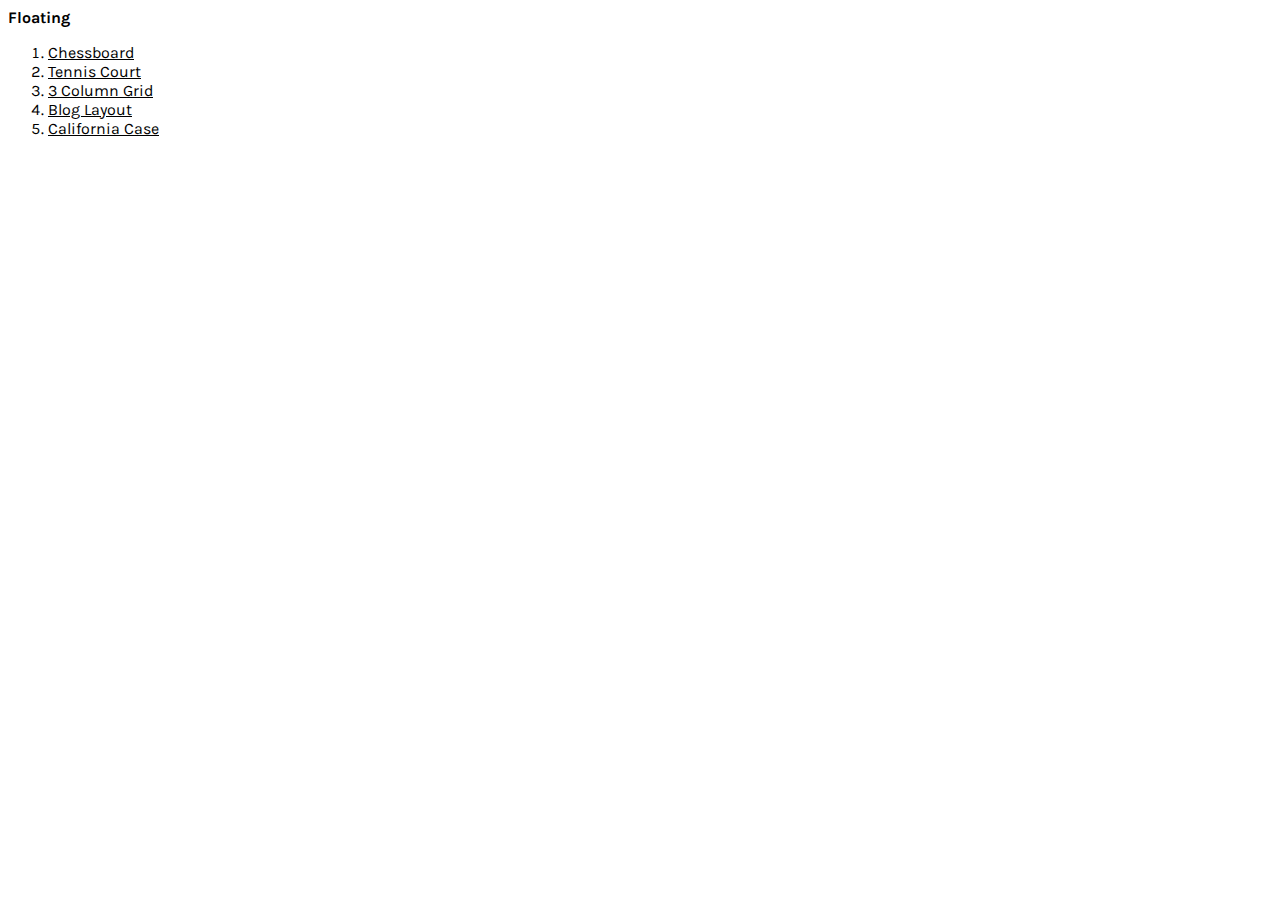
<file: exercises/ex-5-floats/index.html>
<!DOCTYPE html>
<html>
    <head>
        <meta charset="utf-8">
        <meta http-equiv="X-UA-Compatible" content="IE=edge,chrome=1">
        <title>CSS Exercises</title>
        <meta name="description" content="">
        <meta name="viewport" content="width=device-width"> 
        <link href='http://fonts.googleapis.com/css?family=Karla:400,400italic,700italic,700' rel='stylesheet' type='text/css'>
        <style>
        body {
            font-family: 'Karla', Arial, sans-serif;
        }
        
        a {
            color: black;
        }
        
        a:hover {
            opacity: 0.5;
        }
        </style>
    </head>
    
    <body>
        <strong>Floating</strong>
        <ol>
            <li><a href="chess.html" target="_blank"/>Chessboard</a></li>
            <li><a href="tennis.html" target="_blank"/>Tennis Court</a></li>
            <li><a href="3columngrid.html" target="_blank"/>3 Column Grid</a></li>
            <li><a href="bloglayout.html" target="_blank"/>Blog Layout</a></li>
            <li><a href="california.html" target="_blank"/>California Case</a></li>
            
        </ol>
    </body>
    
</html>
</file>
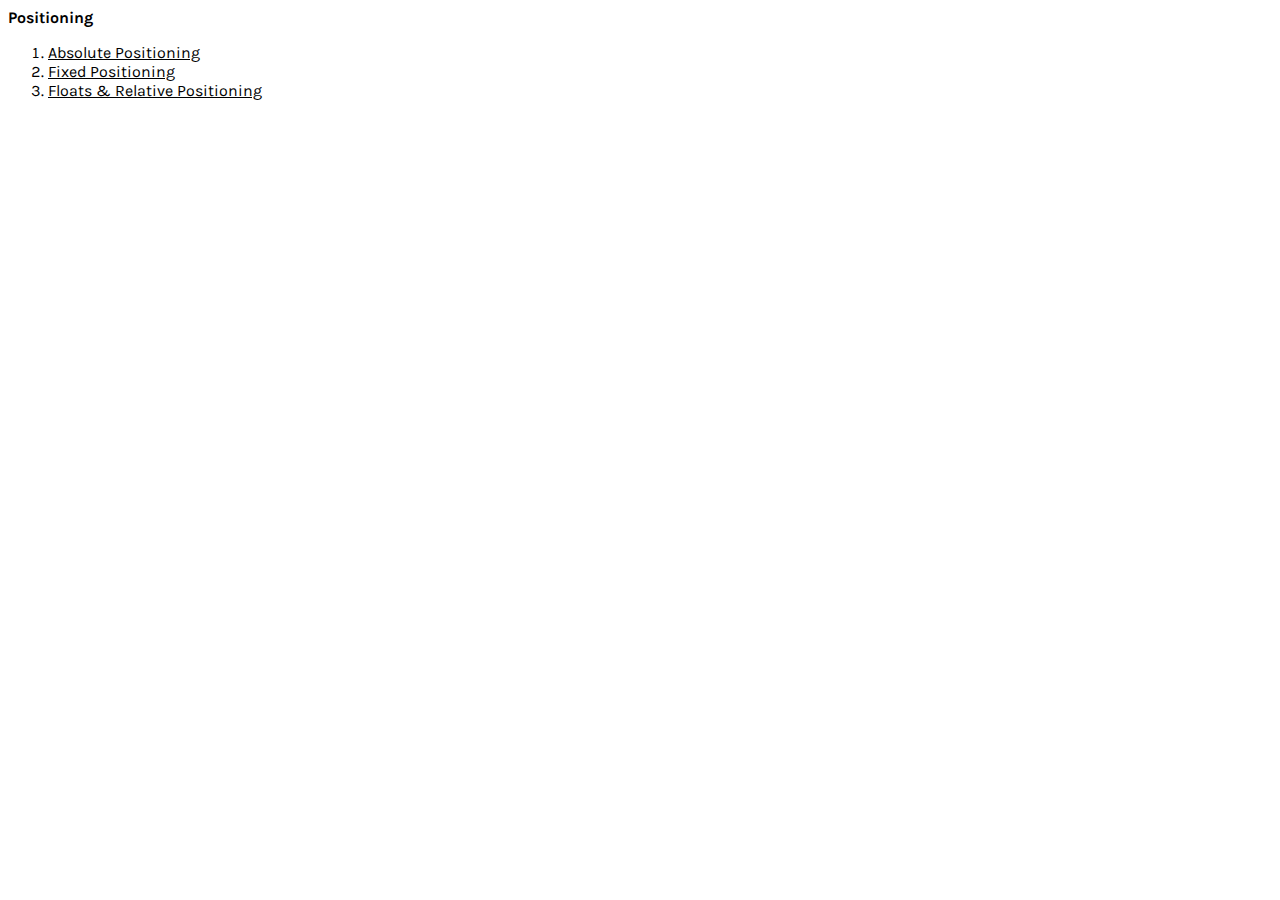
<file: exercises/ex-6-positioning/index.html>
<!DOCTYPE html>
<html>
    <head>
        <meta charset="utf-8">
        <meta http-equiv="X-UA-Compatible" content="IE=edge,chrome=1">
        <title>CSS Exercises</title>
        <meta name="description" content="">
        <meta name="viewport" content="width=device-width"> 
        <link href='http://fonts.googleapis.com/css?family=Karla:400,400italic,700italic,700' rel='stylesheet' type='text/css'>
        <style>
        body {
            font-family: 'Karla', Arial, sans-serif;
        }
        
        a {
            color: black;
        }
        
        a:hover {
            opacity: 0.5;
        }
        </style>
    </head>
    
    <body>
        <strong>Positioning</strong>
        <ol>
            <li><a href="1.html" target="_blank"/>Absolute Positioning</a></li>
            <li><a href="2.html" target="_blank"/>Fixed Positioning</a></li>
            <li><a href="3.html" target="_blank"/>Floats & Relative Positioning</a></li>
        </ol>
    </body>
    
</html>
</file>
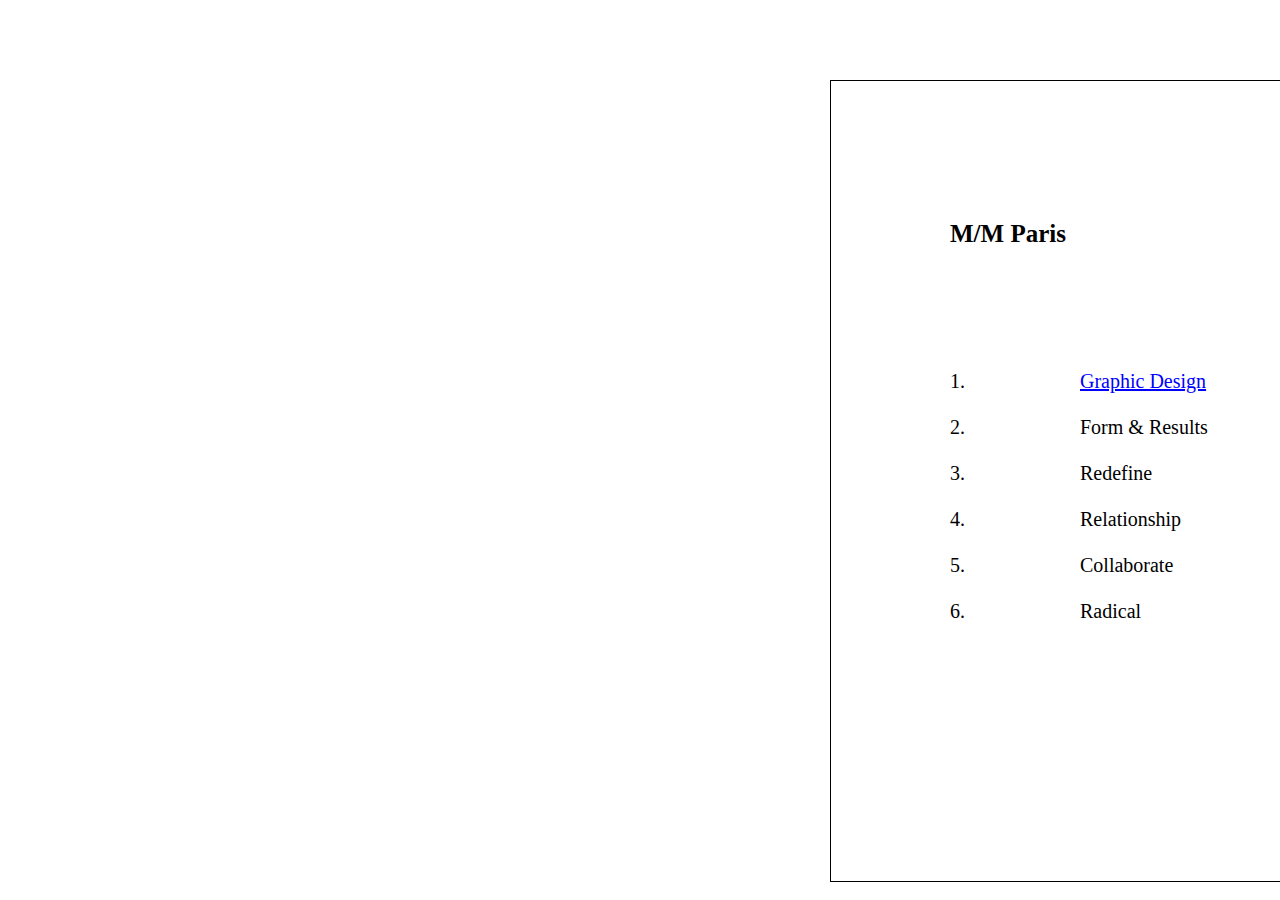
<file: projects/project-2-artisttour/site/index.html>
<!DOCTYPE html>
<html>
    <head>
        <meta charset="utf-8">
        <meta http-equiv="X-UA-Compatible" content="IE=edge,chrome=1">
        <title>M/M Paris</title>
        <meta name="description" content="">
        <meta name="viewport" content="width=device-width">
        <link rel="stylesheet" href="css/main.css"> 
    </head>
    
    <body>
        <div id="right"></div>
        <div class="title"><strong>M/M Paris</strong></div>
        <ul id="numbers">
            <li>1.</li> 
                <br>
            <li>2.</li> 
                <br>
            <li>3.</li> 
                <br>
            <li>4.</li> 
                <br>
            <li>5.</li> 
                <br>
            <li>6.</li> 
        </ul>
        <ul id="titles">
            <li><a href="html/1.html">Graphic Design</a></li> 
                <br>
            <li>Form & Results</li> 
                <br>
            <li>Redefine</li> 
                <br>
            <li>Relationship</li> 
                <br>
            <li>Collaborate</li> 
                <br>
            <li>Radical</li> 
        </ul>
    </body>
    
</html>
</file>
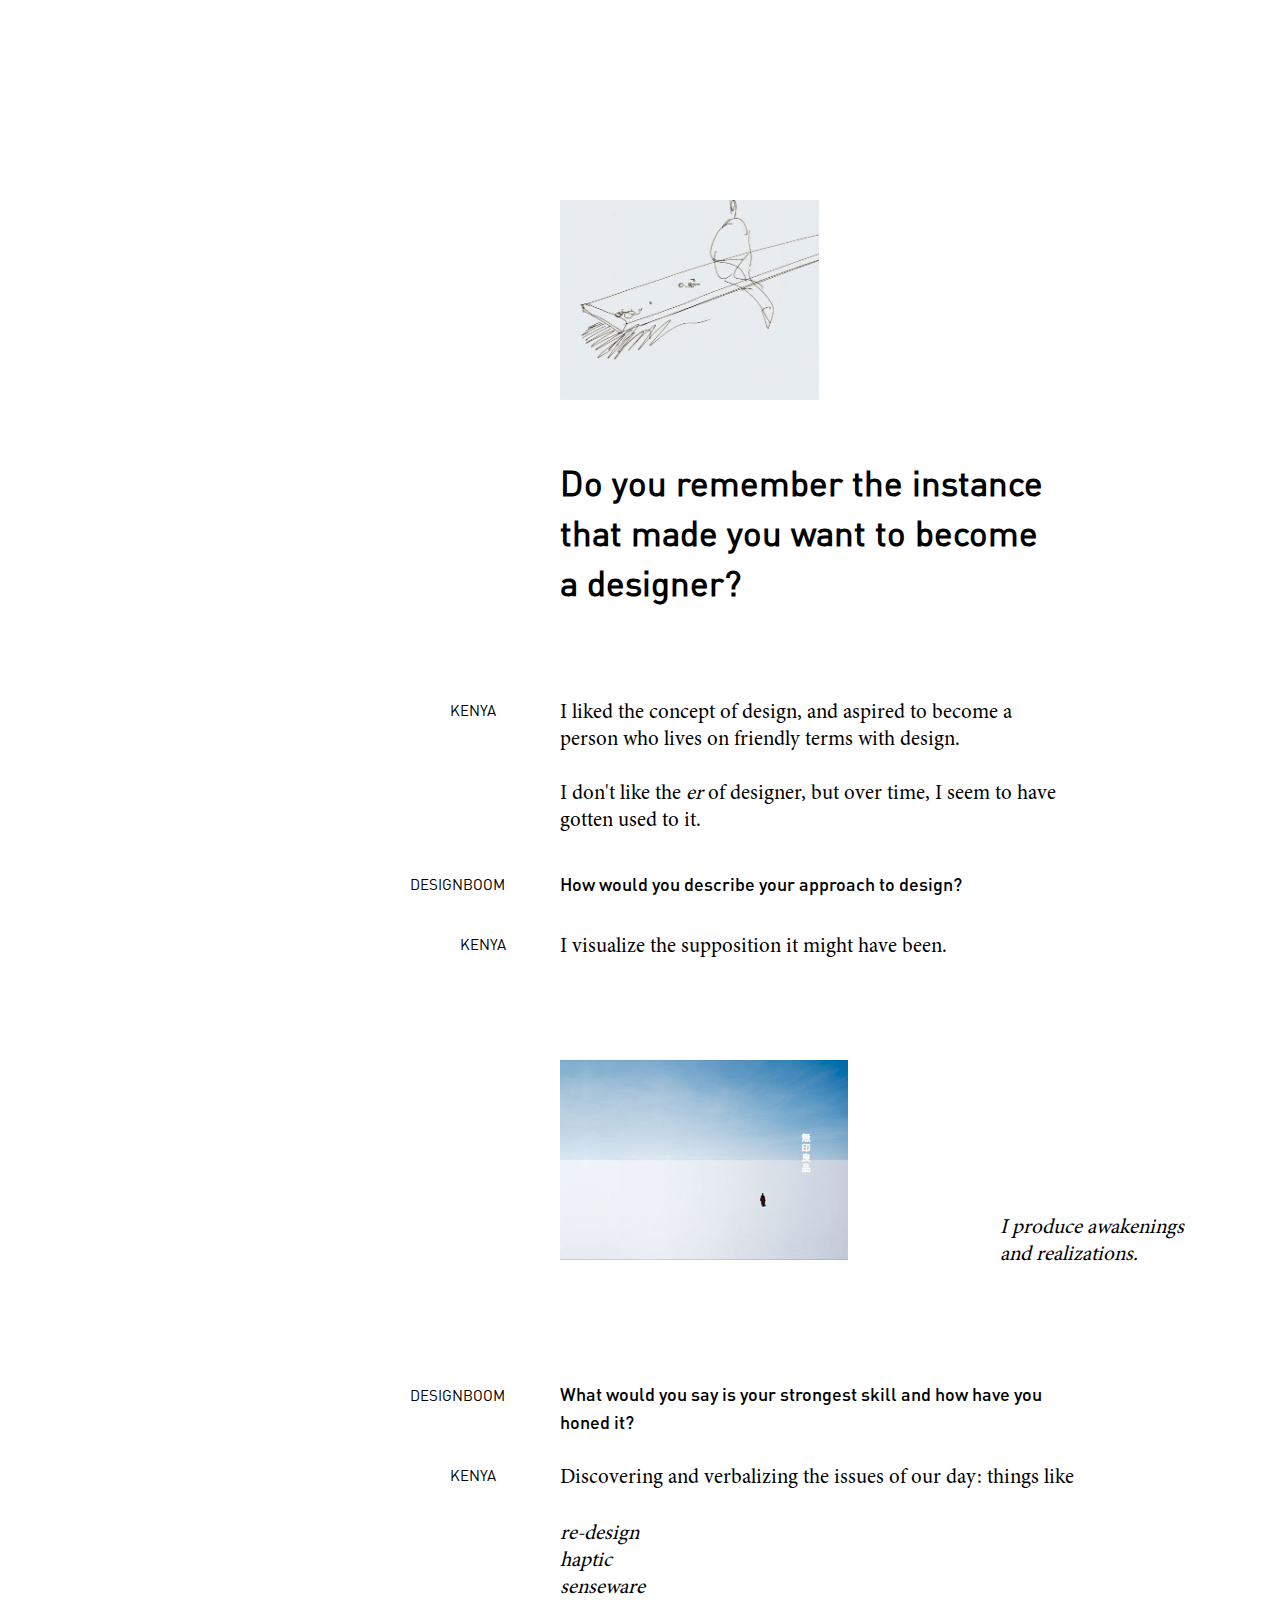
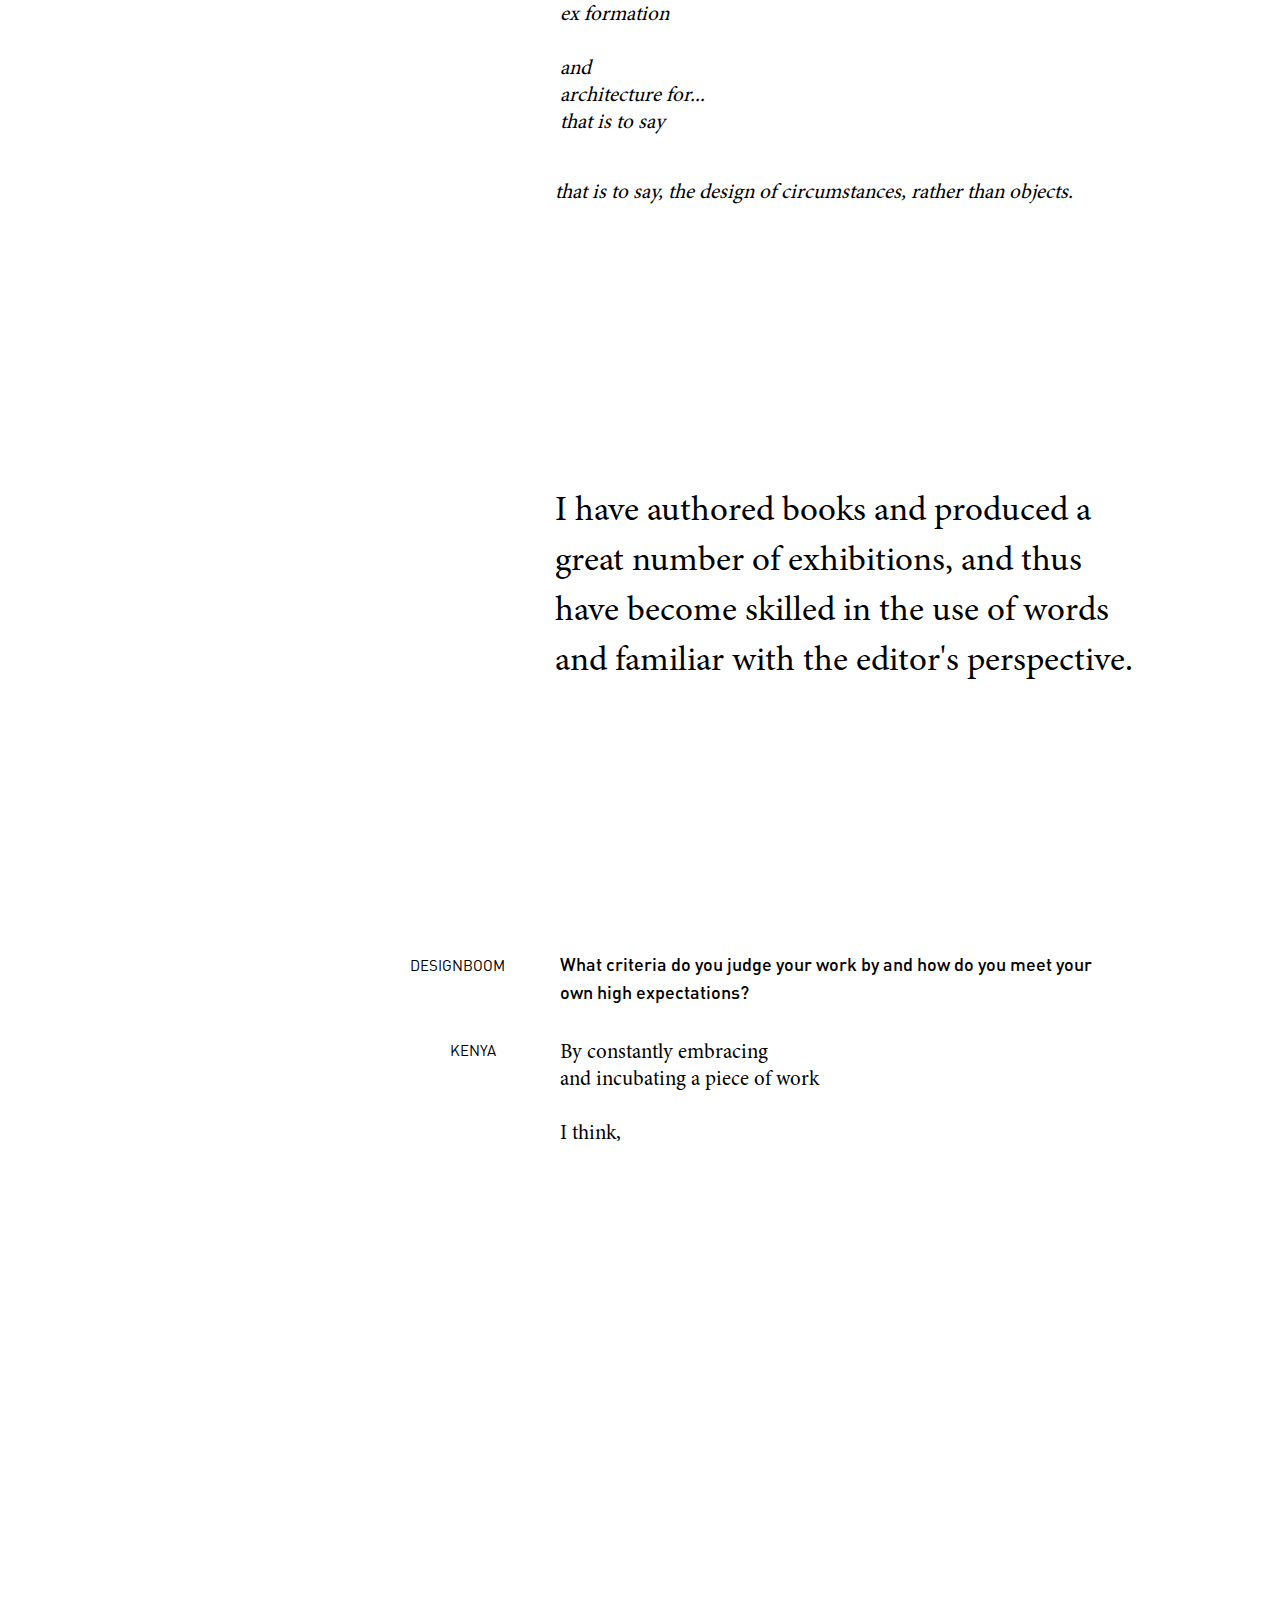
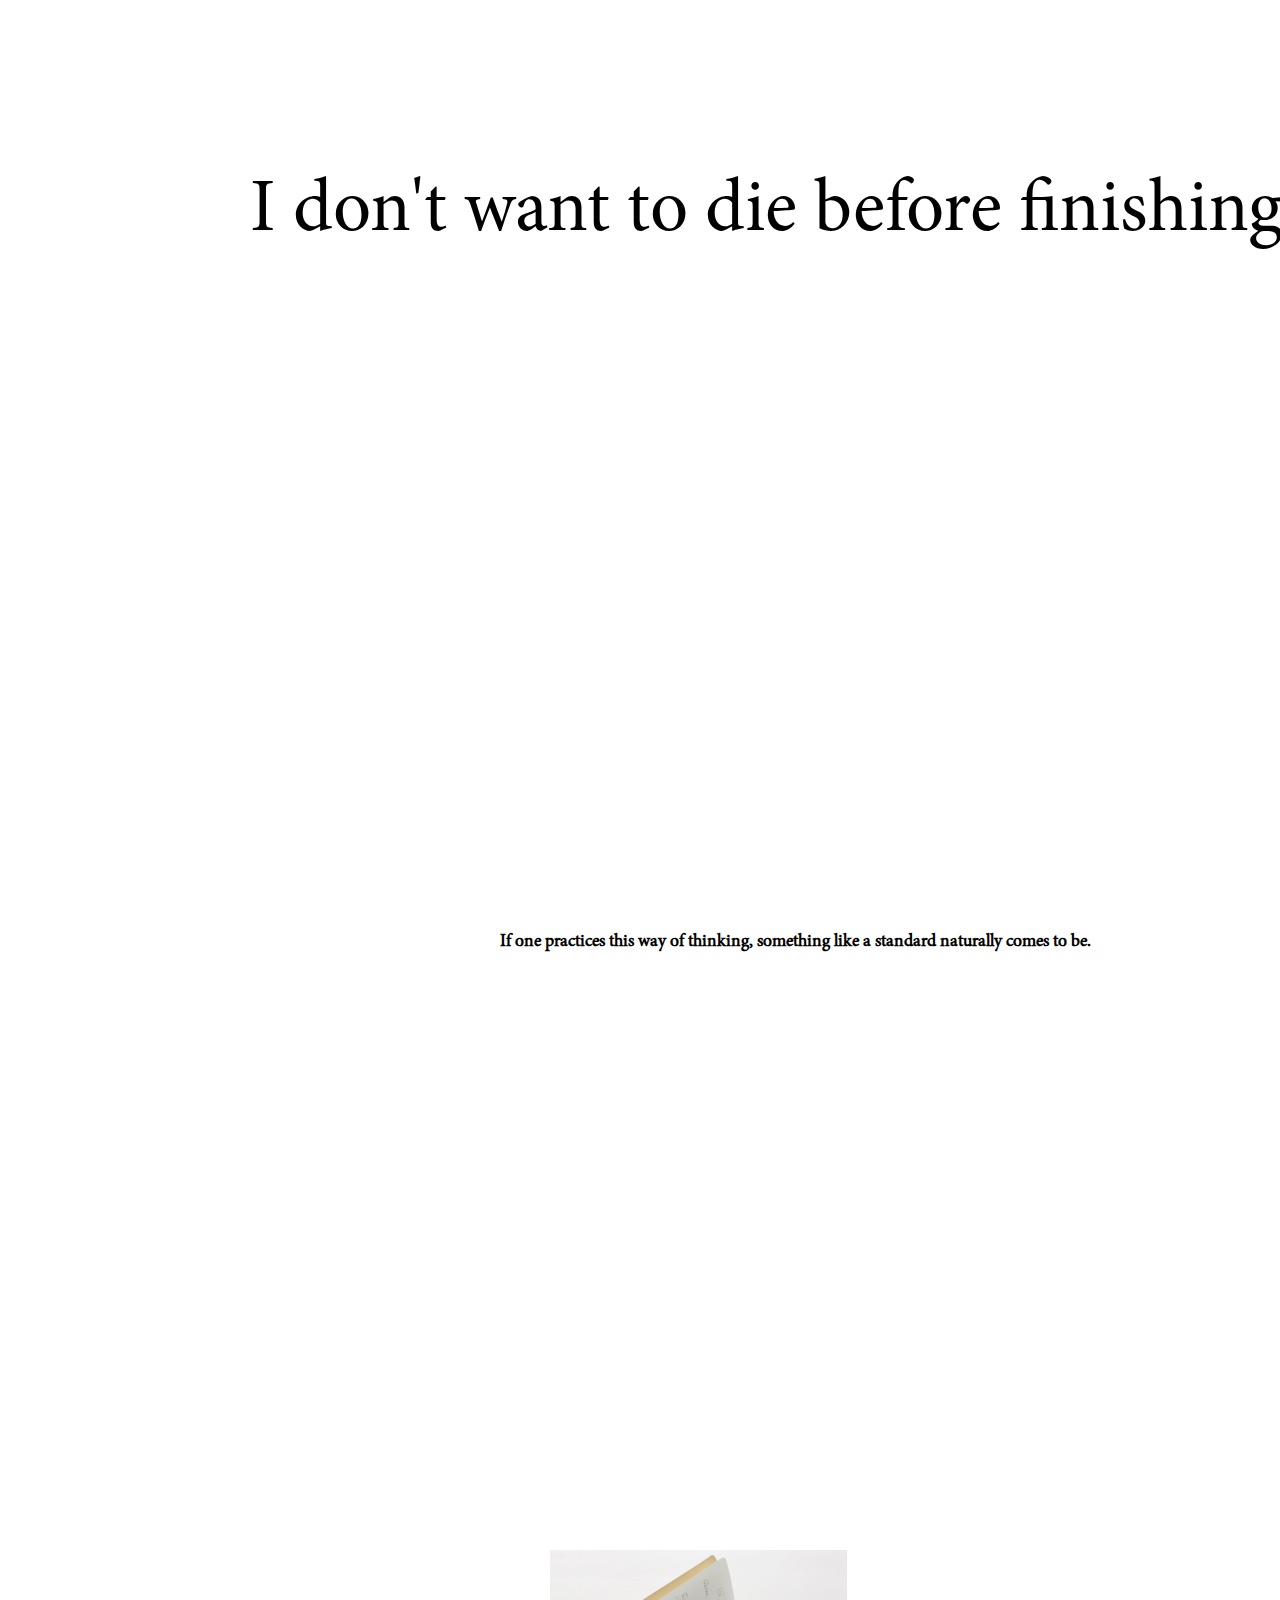
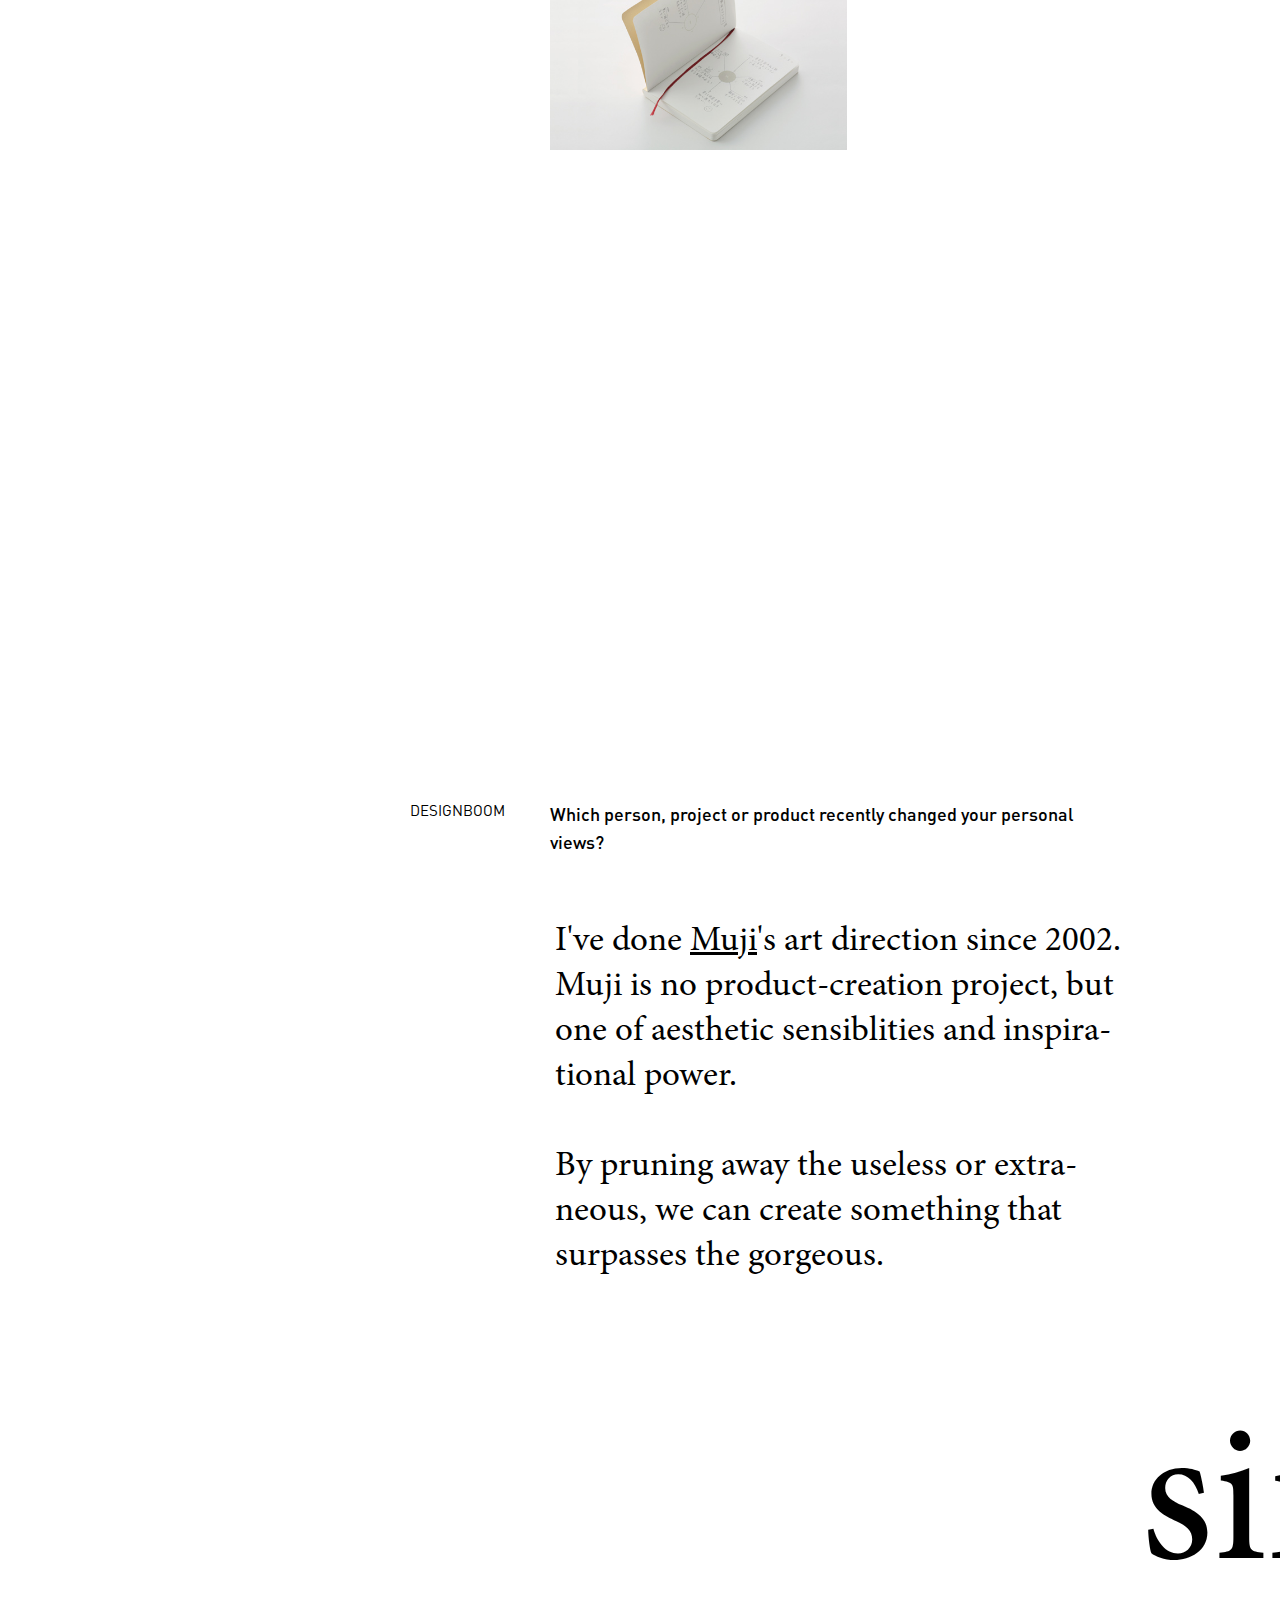
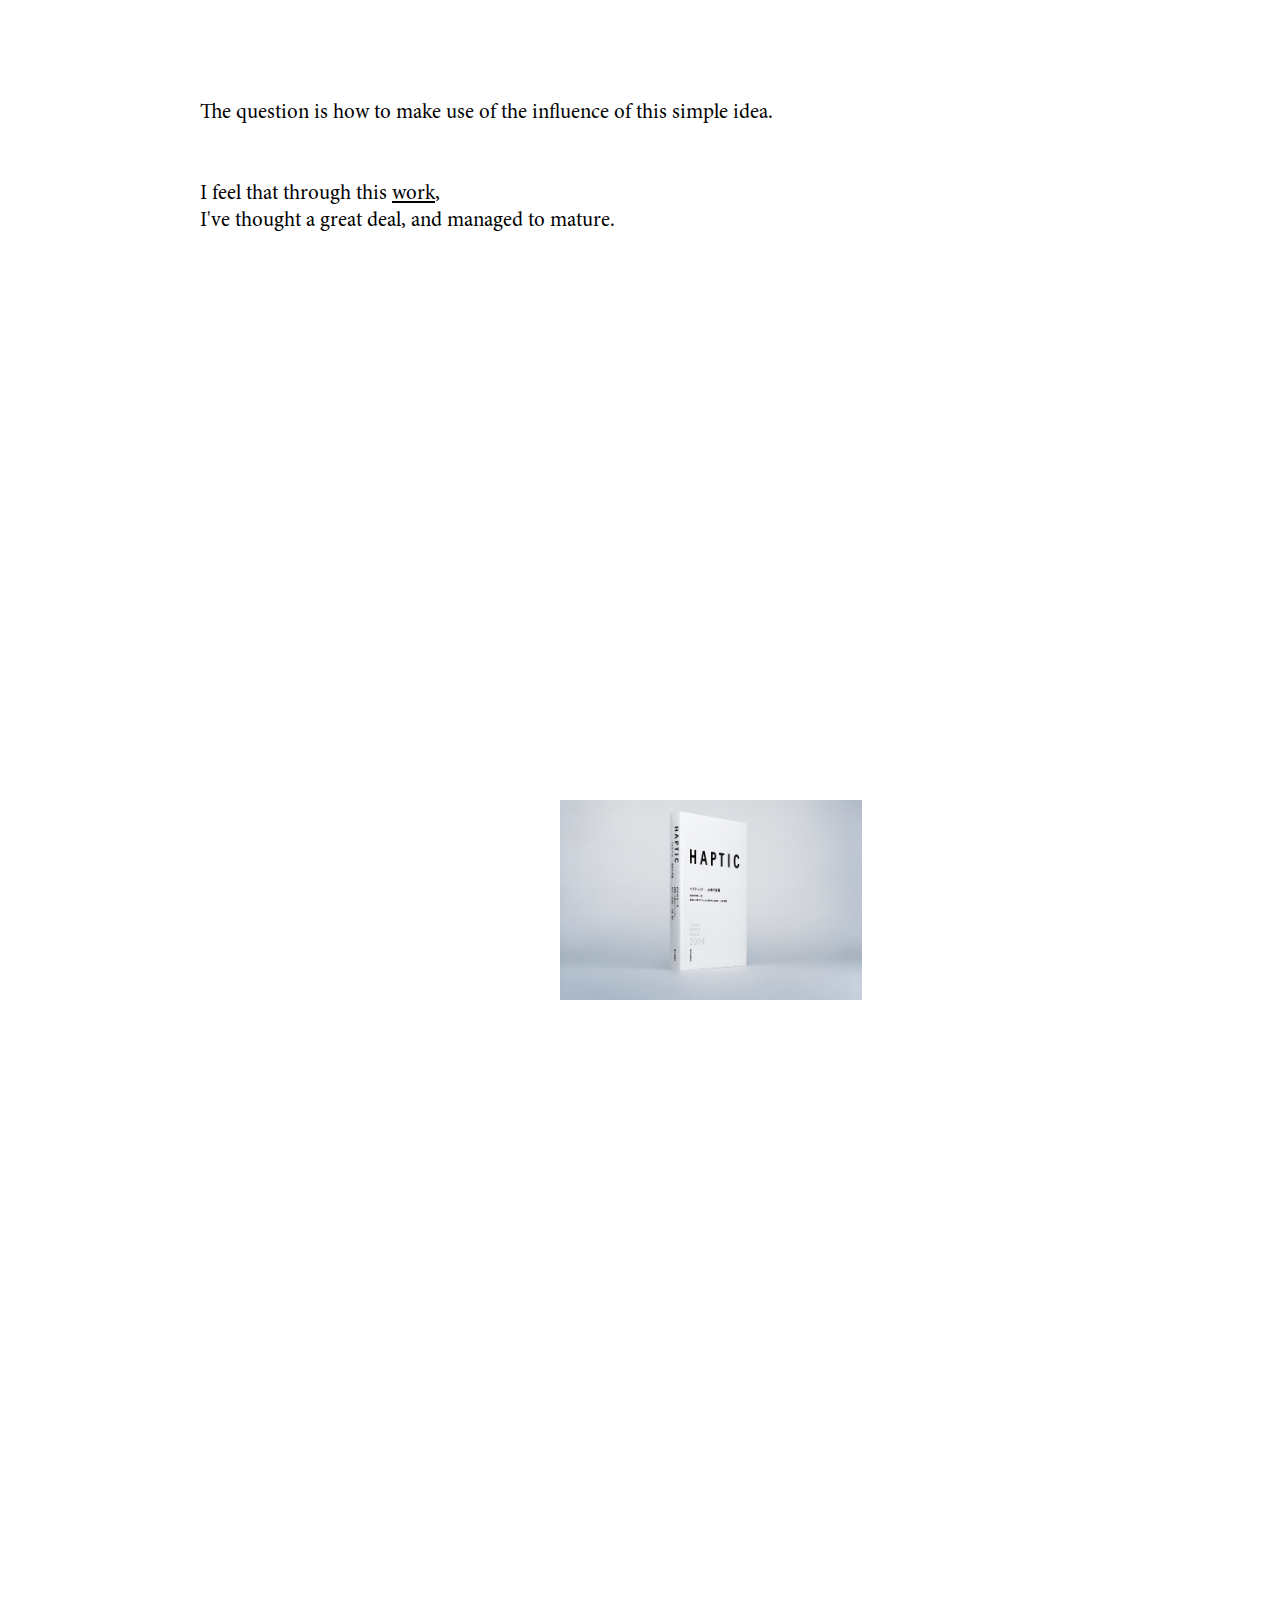
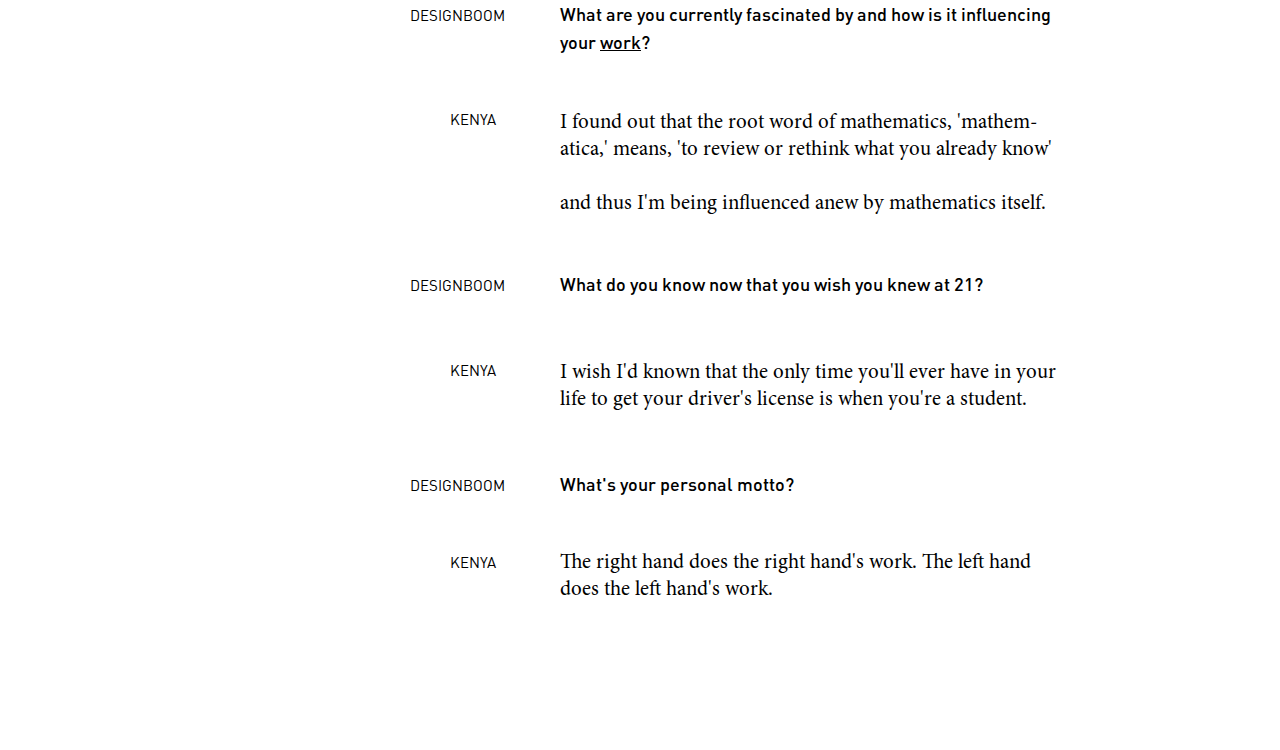
<file: projects/project-1-interview/site/html/index.html>
<!DOCTYPE html>
<html>
    <head>
        <meta charset="utf-8">
        <meta http-equiv="X-UA-Compatible" content="IE=edge,chrome=1">
        <title>Interview with Kenya Hara</title>
        <meta name="description" content="">
        <meta name="viewport" content="width=device-width">
        <link rel="stylesheet" href="../css/main.css"> 
    </head>
    
    <body>
        <img src=../images/sketch.jpg alt=sketch id="sketch">
        
        <div class="speaker" id="kenya1">KENYA</div>
        
        <div id="remember">
            <h1>Do you remember the instance<br>that made you want to become<br>a designer?
            </h1>
        </div>
        
        <div class="hara" id="liked">
            I liked the concept of design, and aspired to become a person who lives on friendly terms with design.<br><br>I don't like the <em>er</em> of designer, but over time, I seem to have gotten used to it.
        </div>
        
        <div class="speaker" id="designb">DESIGNBOOM</div>
        
        <div id="how">
            <div class="db">How would you describe your approach to design?</div>
            <br><br>
            <div class="speaker" id="kenya2">KENYA</div>
            <div class="hara">I visualize the supposition it might have been.</div>
        </div>
        
        <img src=../images/circumstance.jpg alt=sketch id="cir">
        
        <div class="hara" id="awakenings">
            <em>I produce awakenings<br>and realizations.</em>
        </div>

        
        <div class="speaker" id="designb2">DESIGNBOOM</div>
        
        <div class="db" id="strong">
            What would you say is your strongest skill and how have you<br>honed it?
        </div>
        
        <div class="firstlist">
            <div class="speaker" id="kenya3">KENYA</div>
                <div class="hara" id="discover">Discovering and verbalizing the issues of our day: things like
                </div>
            <div class="hara">
                <em>
                    <ul>
                        <li>re-design</li>
                        <li>haptic</li>
                        <li>senseware</li>
                        <li>ex formation</li>
                        <br>
                        <li>and</li>
                        <li>architecture for...</li>
                        <li>that is to say</li>
                    </ul>
                </em>
            </div>
        </div>
        
        <div class="hara" id="circumstance"><em>that is to say, the design of circumstances, rather than objects.</em>
        </div>
        
        <blockquote>
            <div class="hara" id="author">I have authored books and produced a <br><br> great number of exhibitions, and thus <br><br> have become skilled in the use of words <br><br> and familiar with the editor's perspective.
            </div>
        </blockquote>
        
        <div class="speaker" id="designb3">
            DESIGNBOOM
        </div>
        
        <div class="db" id="crit">What criteria do you judge your work by and how do you meet your own high expectations?
        </div>
        
        <div class="speaker" id="kenya4">KENYA</div>
        <div class="hara" id="embrace">By constantly embracing<br>and incubating a piece of work
        <br><br>
        I think,
        </div>
        
        <div class="hara" id="die">I don't want to die before finishing this.
        </div>
        
        <div class="hara" id="if"><h5>If one practices this way of thinking, something like a standard naturally comes to be.</h3>
        </div>
        
        <img src=../images/muji.jpg alt=muji id="muji">
        
        <div class="speaker" id="designb4">DESIGNBOOM</div>
        
        <div class="db" id="person">Which person, project or product recently changed your personal views?
        </div>
        
        <blockquote><div class="hara" id="author2">I've done <a href="http://www.muji.us/store/" target="_blank">Muji</a>'s art direction since 2002. Muji is no product-creation project, but one of aesthetic sensiblities and inspira-tional power.
        <br><br>By pruning away the useless or extra-neous, we can create something that surpasses the gorgeous.
        </div></blockquote>
        
        <div class="hara" id="simple">simple
        </div>
        
         <div class="hara" id="question">The question is how to make use of the influence of this simple idea.
        <br><br>
        <br>
        I feel that through this <a href="http://e.fastcompany.net/multisite_files/codesign/imagecache/slideshow_large/slides/copy-of-product-fitness80-8.jpg" target="_blank">work</a>,
        <br>
        I've thought a great deal, and managed to mature.
        </div>
        
        <img src=../images/haptic.png alt=muji id="haptic">
        
        <div class="speaker" id="designb5">DESIGNBOOM</div>
        <div class="db" id="fascinate">What are you currently fascinated by and how is it influencing your <a href="http://www.designboom.com/wp-content/uploads/2014/07/books.jpg" target="_blank">work</a>?</div>
        
        <div class="speaker" id="kenya5">KENYA</div>
        
        <div class="hara" id="math">I found out that the root word of mathematics, 'mathem-atica,' means, 'to review or rethink what you already know'
        <br><br>
        and thus I'm being influenced anew by mathematics itself.
        </div>
        
        <div class="speaker" id="designb6">DESIGNBOOM</div>
        <div class="db" id="wish">What do you know now that you wish you knew at 21?
        </div>
        
        <div class="speaker" id="kenya7">KENYA</div>
        <div class="hara" id="license">I wish I'd known that the only time you'll ever have in your life to get your driver's license is when you're a student.
        </div>
        
        <div class="speaker" id="designb7">DESIGNBOOM</div>
        <div class="db" id="motto">What's your personal motto?</div>
        
        <div class="speaker" id="kenya8">KENYA</div>
        <div class="hara" id="hand">The right hand does the right hand's work. The left hand does the left hand's work.
        </div>
    </body>
    
</html>
</file>
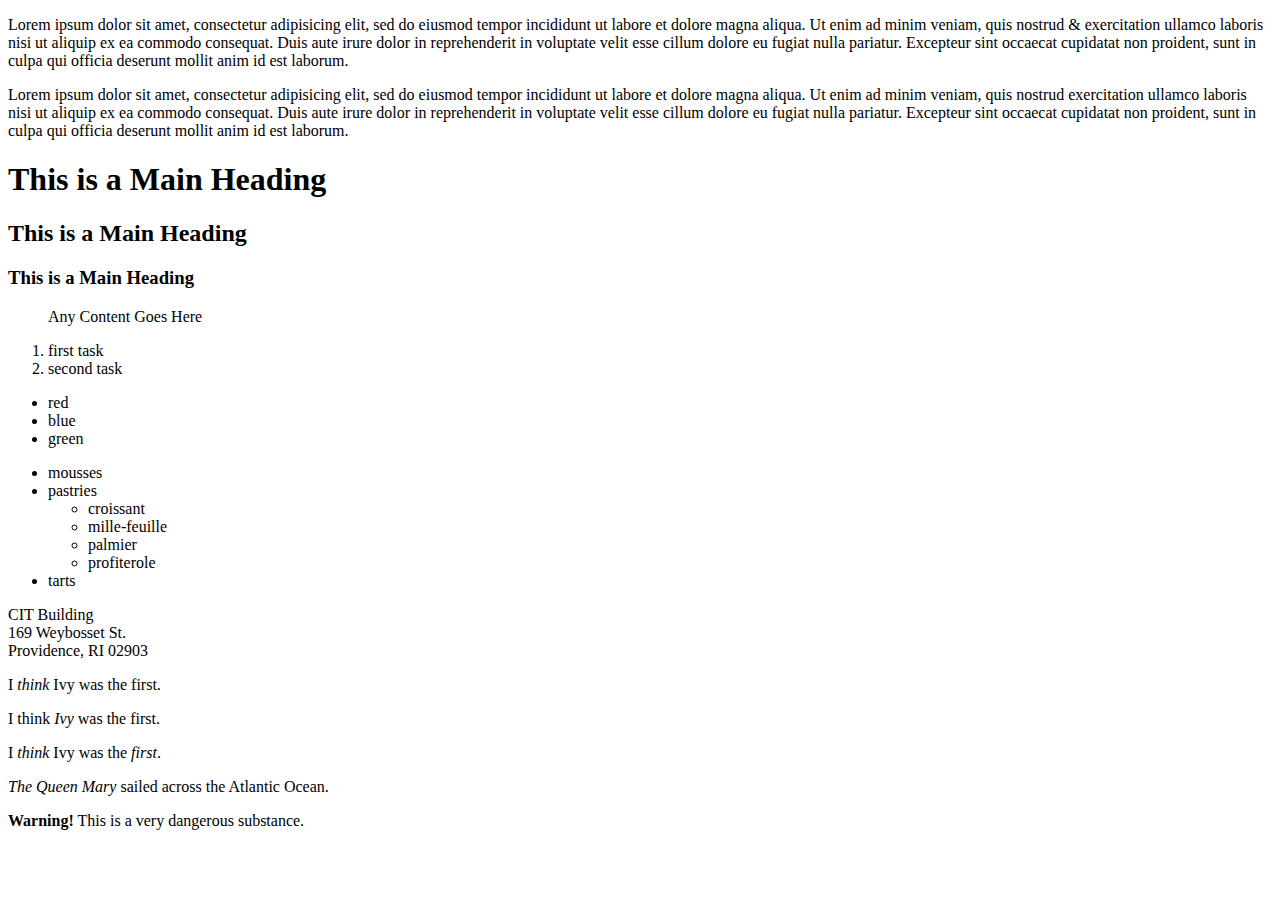
<file: exercises/ex-0-htmlexercise/html.html>
<!DOCTYPE html>
<html>
    <head>
        <meta charset="utf-8">
        <meta http-equiv="X-UA-Compatible" content="IE=edge,chrome=1">
        <title>Text Elements</title>
        <meta name="description" content="">
        <meta name="viewport" content="width=device-width">
        <!-- <link rel="stylesheet" href="css/main.css"> -->
    </head>
    
    <body>
        <p>Lorem ipsum dolor sit amet, consectetur adipisicing elit, sed do eiusmod
        tempor incididunt ut labore et dolore magna aliqua. Ut enim ad minim veniam,
        quis nostrud &amp; exercitation ullamco laboris nisi ut aliquip ex ea commodo
        consequat. Duis aute irure dolor in reprehenderit in voluptate velit esse
        cillum dolore eu fugiat nulla pariatur. Excepteur sint occaecat cupidatat non
        proident, sunt in culpa qui officia deserunt mollit anim id est laborum.</p>

        <p>Lorem ipsum dolor sit amet, consectetur adipisicing elit, sed do eiusmod
        tempor incididunt ut labore et dolore magna aliqua. Ut enim ad minim veniam,
        quis nostrud exercitation ullamco laboris nisi ut aliquip ex ea commodo
        consequat. Duis aute irure dolor in reprehenderit in voluptate velit esse
        cillum dolore eu fugiat nulla pariatur. Excepteur sint occaecat cupidatat non
        proident, sunt in culpa qui officia deserunt mollit anim id est laborum.</p>

        <h1>This is a Main Heading</h1>
        <h2>This is a Main Heading</h2>
        <h3>This is a Main Heading</h3>
        
        <blockquote>Any Content Goes Here</blockquote>
        
        <ol>
            <li>first task</li>
            <li>second task</li>
        </ol>
        
        <ul>
            <li>red</li>
            <li>blue</li>
            <li>green</li>
        </ul>
        
        <ul>
            <li>mousses</li>
            <li>pastries</li>
                <ul>
                    <li>croissant</li>
                    <li>mille-feuille</li>
                    <li>palmier</li>
                    <li>profiterole</li>
                </ul>
            <li>tarts</li>
        </ul>
        
        <p>CIT Building<br>
        169 Weybosset St.<br>
        Providence, RI 02903</p>
        
        <p>I <em>think</em> Ivy was the first.</p>
        <p>I think <em>Ivy</em> was the first.</p>
        <p>I <em>think</em> Ivy was the <em>first</em>.</p>
        
        <p><i>The Queen Mary</i> sailed across the Atlantic Ocean.</p>
        
        <p><strong>Warning!</strong> This is a very dangerous substance.</p>
    </body>
    
</html>
</file>
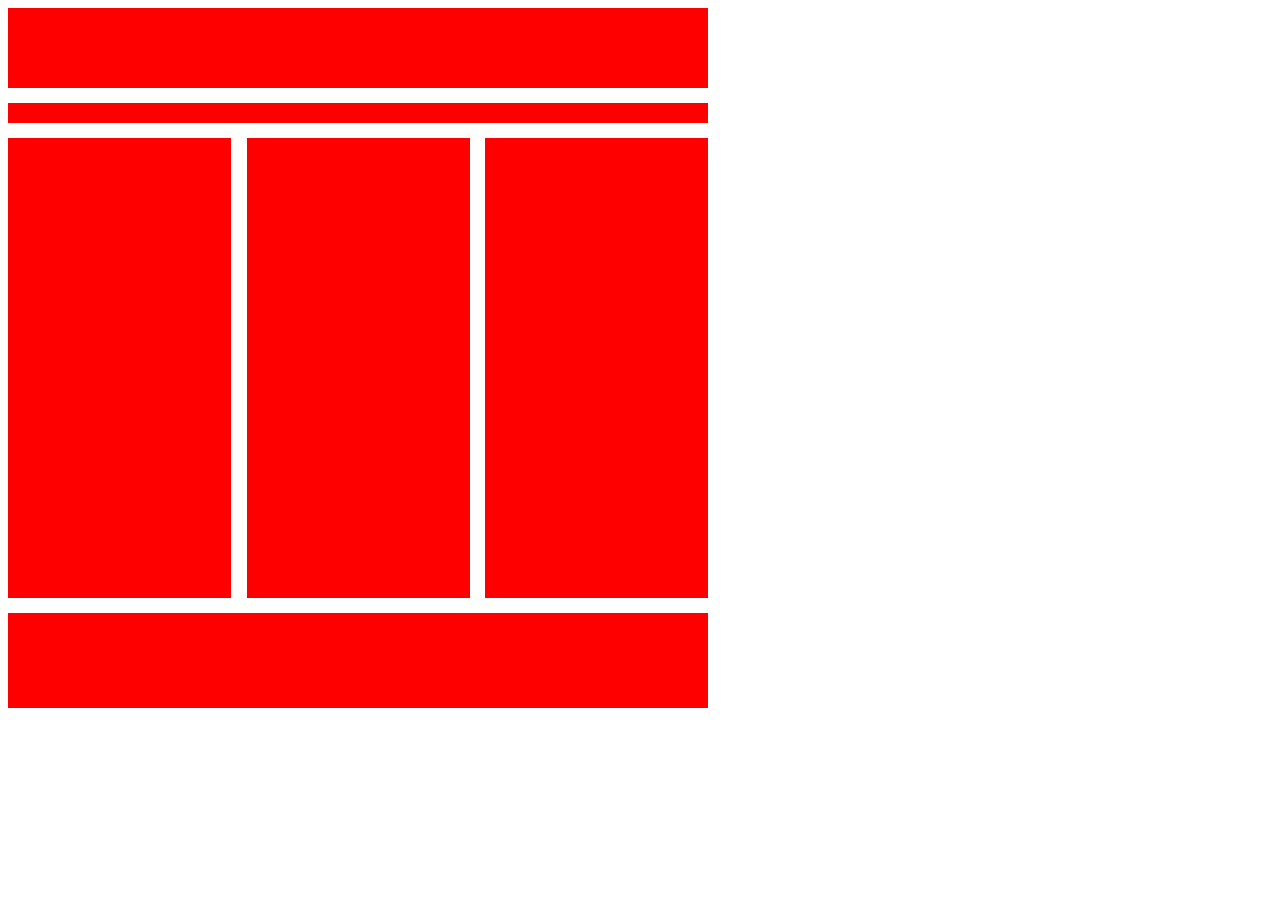
<file: exercises/ex-5-floats/3columngrid.html>
<!DOCTYPE html>
<html>
    <head>
        <meta charset="utf-8">
        <meta http-equiv="X-UA-Compatible" content="IE=edge,chrome=1">
        <title>CSS Floats</title>
        <meta name="description" content="">
        <meta name="viewport" content="width=device-width">
        <style>
       .container {
            width: 700px;
            height: 700px;
            background: white;
            overflow: hidden;
            }
        .nav { 
            height:80px; 
            width:700px;
            background:red;
            float: left;
            }
        .nav2 { 
            height:20px; 
            width:700px;
            background:red;
            float: left;
            margin-top: 15px;
            }
        .nav3 { 
            height:460px; 
            width:223px;
            background:red;
            float: left;
            margin-top: 15px;
            margin-right: 16px;
            }
        .nav4 { 
            height:460px; 
            width:223px;
            background:red;
            float: left;
            margin-top: 15px;
            margin-right: 15px;
            }
         .nav5 { 
            height:460px; 
            width:223px;
            background:red;
            float: left;
            margin-top: 15px;
            }
        .nav6 { 
            height:100px; 
            width:700px;
            background:red;
            float: left;
            margin-top: 15px;
            }
        </style>
    </head>
    
    <body>
        <div class="container">
            <div class="nav"></div>
            <div class="nav2"></div>
            <div class="nav3"></div>
            <div class="nav4"></div>
            <div class="nav5"></div>
            <div class="nav6"></div>
        </div>
    </body>
</html>
</file>
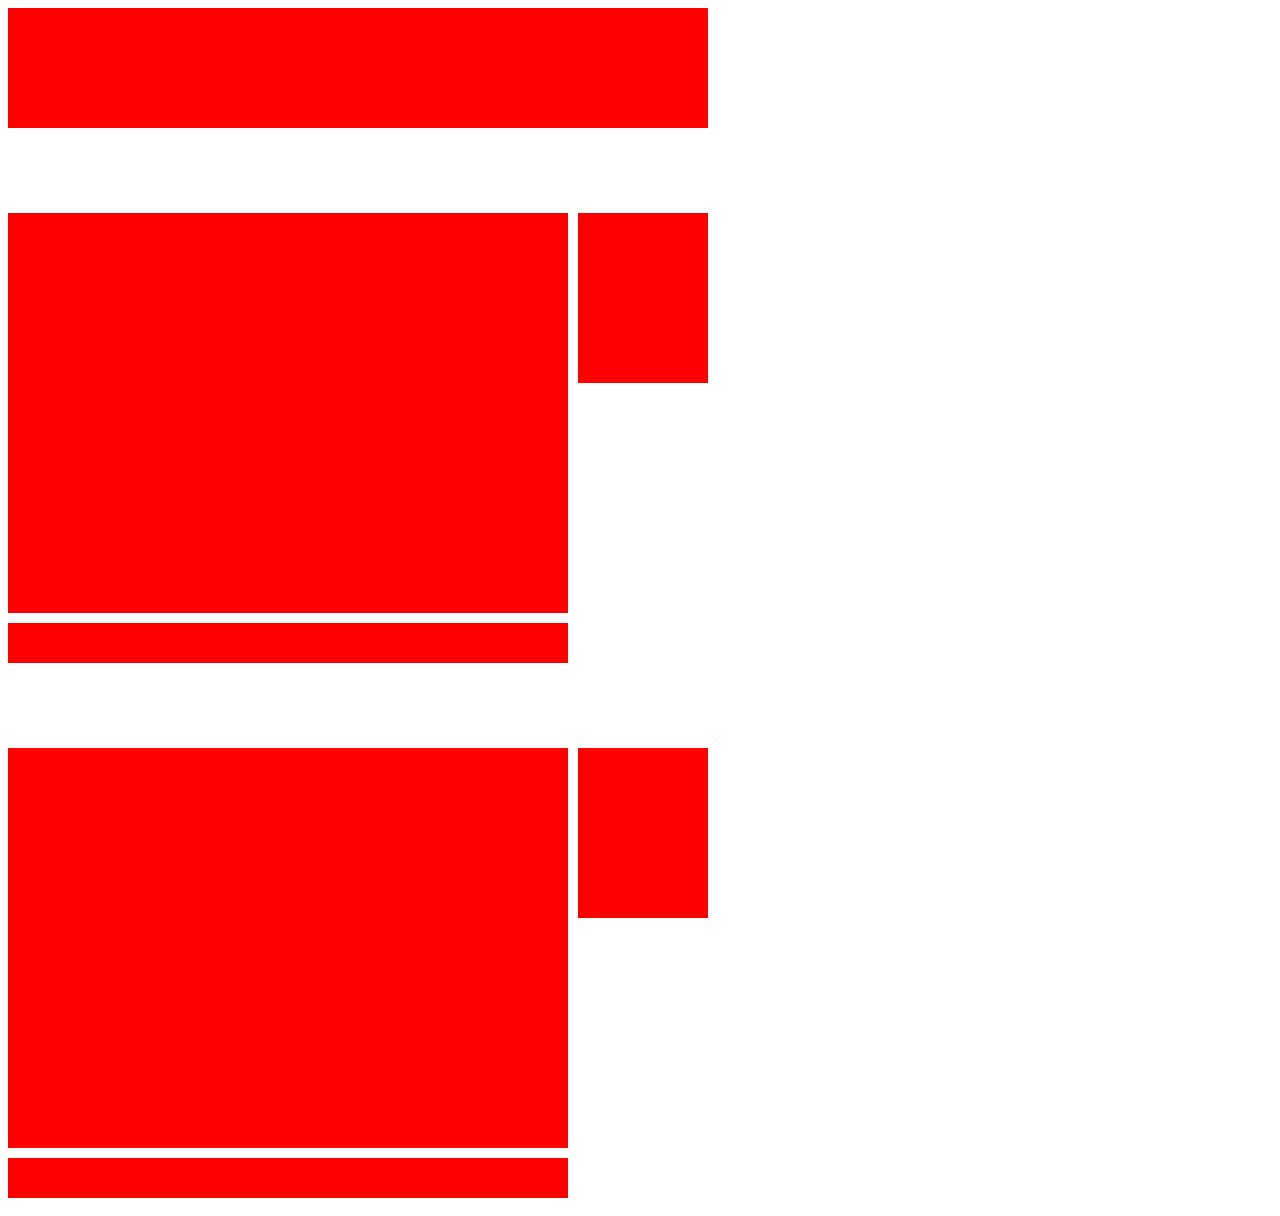
<file: exercises/ex-5-floats/bloglayout.html>
<!DOCTYPE html>
<html>
    <head>
        <meta charset="utf-8">
        <meta http-equiv="X-UA-Compatible" content="IE=edge,chrome=1">
        <title>CSS Floats</title>
        <meta name="description" content="">
        <meta name="viewport" content="width=device-width">
        <style>
       .container {
            width: 700px;
            height: 1200px;
            background: white;
            overflow: hidden;
            }
        .nav { 
            height:120px; 
            width:700px;
            background:red;
            float: left;
            margin-bottom: 70px
            }
        .nav3 { 
            height:400px; 
            width:560px;
            background:red;
            float: left;
            margin-top: 15px;
            margin-right: 10px;
            }
        .nav4 { 
            height:170px; 
            width:130px;
            background:red;
            float: left;
            margin-top: 15px;
            }
         .nav5 { 
            height:40px; 
            width:560px;
            background:red;
            float: left;
            margin-top: 10px;
            margin-bottom: 70px
            }
        .nav6 { 
            height:400px; 
            width:560px;
            background:red;
            float: left;
            margin-top: 15px;
            margin-right: 10px;
            }
        .nav7 { 
            height:170px; 
            width:130px;
            background:red;
            float: left;
            margin-top: 15px;
            }
         .nav8 { 
            height:40px; 
            width:560px;
            background:red;
            float: left;
            margin-top: 10px;
            }
        </style>
    </head>
    
    <body>
        <div class="container">
            <div class="nav"></div>
            <div class="nav3"></div>
            <div class="nav4"></div>
            <div class="nav5"></div>
            <div class="nav6"></div>
            <div class="nav7"></div>
            <div class="nav8"></div>
        </div>
    </body>
</html>
</file>
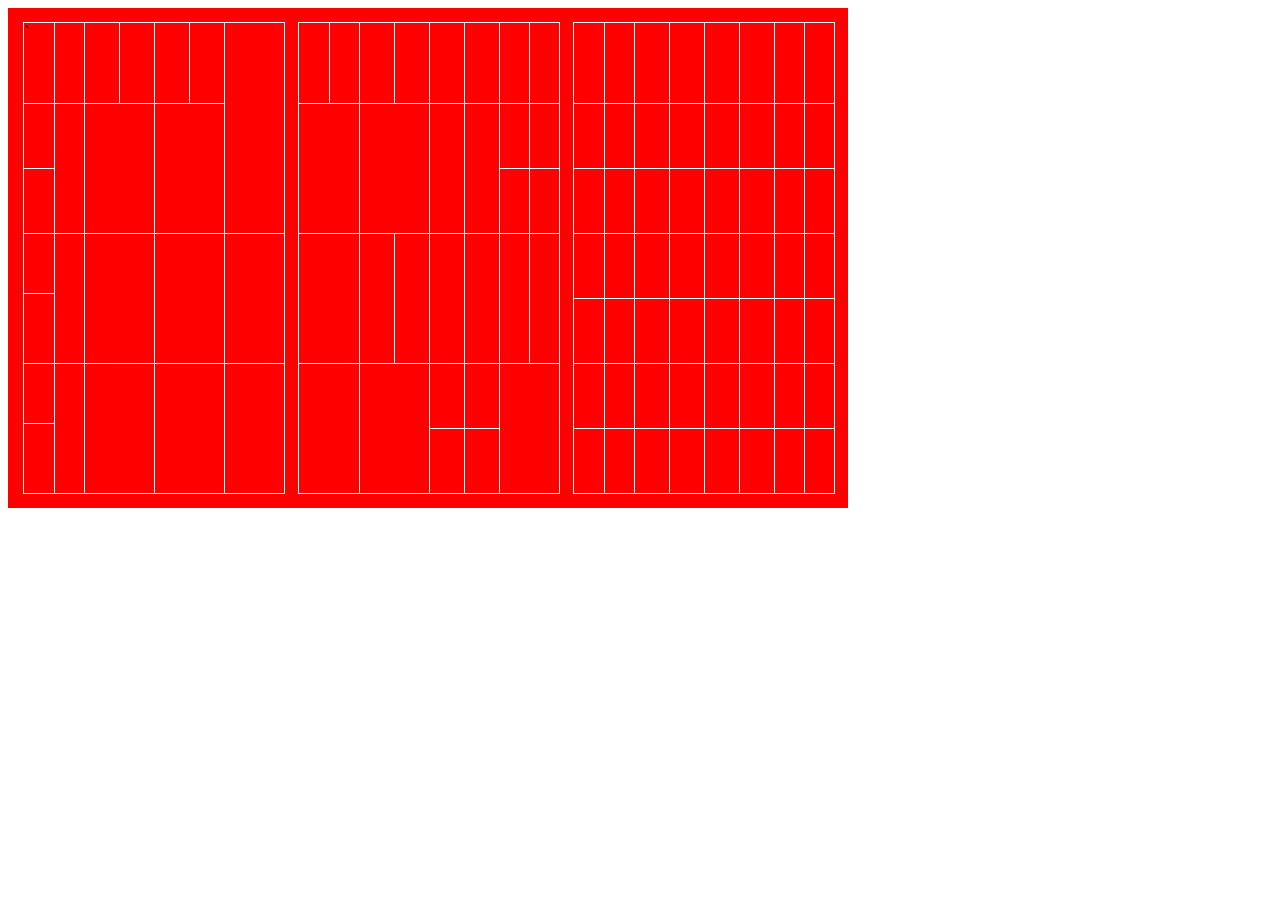
<file: exercises/ex-5-floats/california.html>
<!DOCTYPE html>
<html>
    <head>
        <meta charset="utf-8">
        <meta http-equiv="X-UA-Compatible" content="IE=edge,chrome=1">
        <title>CSS Floats</title>
        <meta name="description" content="">
        <meta name="viewport" content="width=device-width">
        <style>
       .container {
            width: 840px;
            height: 500px;
            background: red;
            overflow: hidden;
            }
        .box1 { 
            height: 470px; 
            width: 260px;
            background: red;
            border: 1px solid white;
            position:absolute; 
            top:22px; 
            left:23px;
            overflow: hidden;
            }
        .box2 { 
            height: 470px; 
            width: 260px;
            background: red;
            border: 1px solid white;
            position: relative;
            top:14px; 
            left:290px;
            overflow: hidden;
            }
        .box3 { 
            height: 470px; 
            width: 260px;
            background: red;
            border: 1px solid white;
            position: relative;
            top:-458px; 
            left:565px;
            overflow: hidden;
            }
        .stripe { 
            height:800px; 
            width:1px;
            background:white;
            position:absolute; 
            top:0px; 
            left:60px;
            overflow: hidden;
            }
        .stripe2 { 
            height:800px; 
            width:1px;
            background:white;
            position:absolute; 
            top:0px; 
            left:200px;
            overflow: hidden;
            }
        .stripe3 { 
            height:800px; 
            width:1px;
            background:white;
            position:absolute; 
            top:0px; 
            left:130px;
            overflow: hidden;
            }
        .stripe4 { 
            height:1px; 
            width:700px;
            background:white;
            position:absolute; 
            top:340px; 
            left:0px;
            overflow: hidden;
            }
        .stripe5 { 
            height:1px; 
            width:800px;
            background:white;
            position:absolute; 
            top:210px; 
            left:0px;
            overflow: hidden;
            }
        .stripe6 { 
            height:1px; 
            width:200px;
            background:white;
            position:absolute; 
            top:80px; 
            left:0px;
            overflow: hidden;
        }
        .stripe6b { 
            height:1px; 
            width:700px;
            background:white;
            position:absolute; 
            top:80px; 
            left:0px;
            overflow: hidden;
        }
        .stripe6c { 
            height:1px; 
            width:700px;
            background:white;
            position:absolute; 
            top:145px; 
            left:0px;
            overflow: hidden;
        } 
        .stripe6d { 
            height:1px; 
            width:700px;
            background:white;
            position:absolute; 
            top:275px; 
            left:0px;
            overflow: hidden;
        } 
        .stripe6e { 
            height:1px; 
            width:700px;
            background:white;
            position:absolute; 
            top:405px; 
            left:0px;
            overflow: hidden;
        } 
        .stripe7 { 
            height:800px; 
            width:1px;
            background:white;
            position:absolute; 
            top:0px; 
            left:30px;
            overflow: hidden;
            }
        .stripe7b { 
            height:80px; 
            width:1px;
            background:white;
            position:absolute; 
            top:0px; 
            left:30px;
            overflow: hidden;
            }
        .stripe8 { 
            height:80px; 
            width:1px;
            background:white;
            position:absolute; 
            top:0px; 
            left:95px;
            overflow: hidden;
            }
        .stripe8b { 
            height:130px; 
            width:1px;
            background:white;
            position:absolute; 
            top:210px; 
            left:95px;
            overflow: hidden;
            }
        .stripe9 { 
            height:80px; 
            width:1px;
            background:white;
            position:absolute; 
            top:0px; 
            left:165px;
            overflow: hidden;
            }
        .stripe9b { 
            height:500px; 
            width:1px;
            background:white;
            position:absolute; 
            top:0px; 
            left:165px;
            overflow: hidden;
            }
        .stripe10 { 
            height:1px; 
            width:30px;
            background:white;
            position:absolute; 
            top:145px; 
            left:0px;
            overflow: hidden;
            }
        .stripe10b { 
            height:1px; 
            width:70px;
            background:white;
            position:absolute; 
            top:405px; 
            left:130px;
            overflow: hidden;
            }
        .stripe11 { 
            height:1px; 
            width:30px;
            background:white;
            position:absolute; 
            top:270px; 
            left:0px;
            overflow: hidden;
            }
        .stripe12 { 
            height:1px; 
            width:30px;
            background:white;
            position:absolute; 
            top:400px; 
            left:0px;
            overflow: hidden;
            }
        .stripe12b { 
            height:1px; 
            width:70px;
            background:white;
            position:absolute; 
            top:145px; 
            left:200px;
            overflow: hidden;
            }
        .stripe13 { 
            height:340px; 
            width:1px;
            background:white;
            position:absolute; 
            top:0px; 
            left:230px;
            overflow: hidden;
            }
        .stripe13b { 
            height:500px; 
            width:1px;
            background:white;
            position:absolute; 
            top:0px; 
            left:230px;
            overflow: hidden;
            }
        .stripe13c { 
            height:500px; 
            width:1px;
            background:white;
            position:absolute; 
            top:0px; 
            left:95px;
            overflow: hidden;
            }
        .stripe13d { 
            height:500px; 
            width:1px;
            background:white;
            position:absolute; 
            top:0px; 
            left:95px;
            overflow: hidden;
            }
        .stripe13e { 
            height:470px; 
            width:1px;
            background:white;
            position:absolute; 
            top:0px; 
            left:30px;
            overflow: hidden;
            }
        .stripe13f { 
            height:470px; 
            width:1px;
            background:white;
            position:absolute; 
            top:0px; 
            left:165px;
            overflow: hidden;
            }
        </style>
    </head>
    <body>
        <div class="container">
            <div class="box1">
                <div class=stripe></div>                    `<div class=stripe2></div>
                <div class=stripe3></div>
                <div class=stripe4></div>
                <div class=stripe5></div>
                <div class=stripe6></div>
                <div class=stripe7></div>
                <div class=stripe8></div>
                <div class=stripe9></div>
                <div class=stripe10></div>
                <div class=stripe11></div>
                <div class=stripe12></div>
            </div>
            <div class="box2">
                <div class=stripe></div>  
                <div class=stripe2></div>
                <div class=stripe3></div>
                <div class=stripe4></div>
                <div class=stripe5></div>
                <div class=stripe6b></div>
                <div class=stripe7b></div>
                <div class=stripe8></div>
                <div class=stripe8b></div>
                <div class=stripe9b></div>
                <div class=stripe10b></div>
                <div class="stripe12b"></div>
                <div class="stripe13"></div>
            </div>
            <div class="box3">
                <div class=stripe></div>  
                <div class=stripe2></div>
                <div class=stripe3></div>
                <div class=stripe4></div>
                <div class=stripe5></div>
                <div class=stripe6b></div>
                <div class=stripe6c></div>
                <div class=stripe6d></div>
                <div class=stripe6e></div>
                <div class="stripe13b"></div>
                <div class="stripe13c"></div>
                <div class="stripe13d"></div>
                <div class="stripe13e"></div>
                <div class="stripe13f"></div>
            </div>
        </div>
			
    </body>
    
</html>
</file>
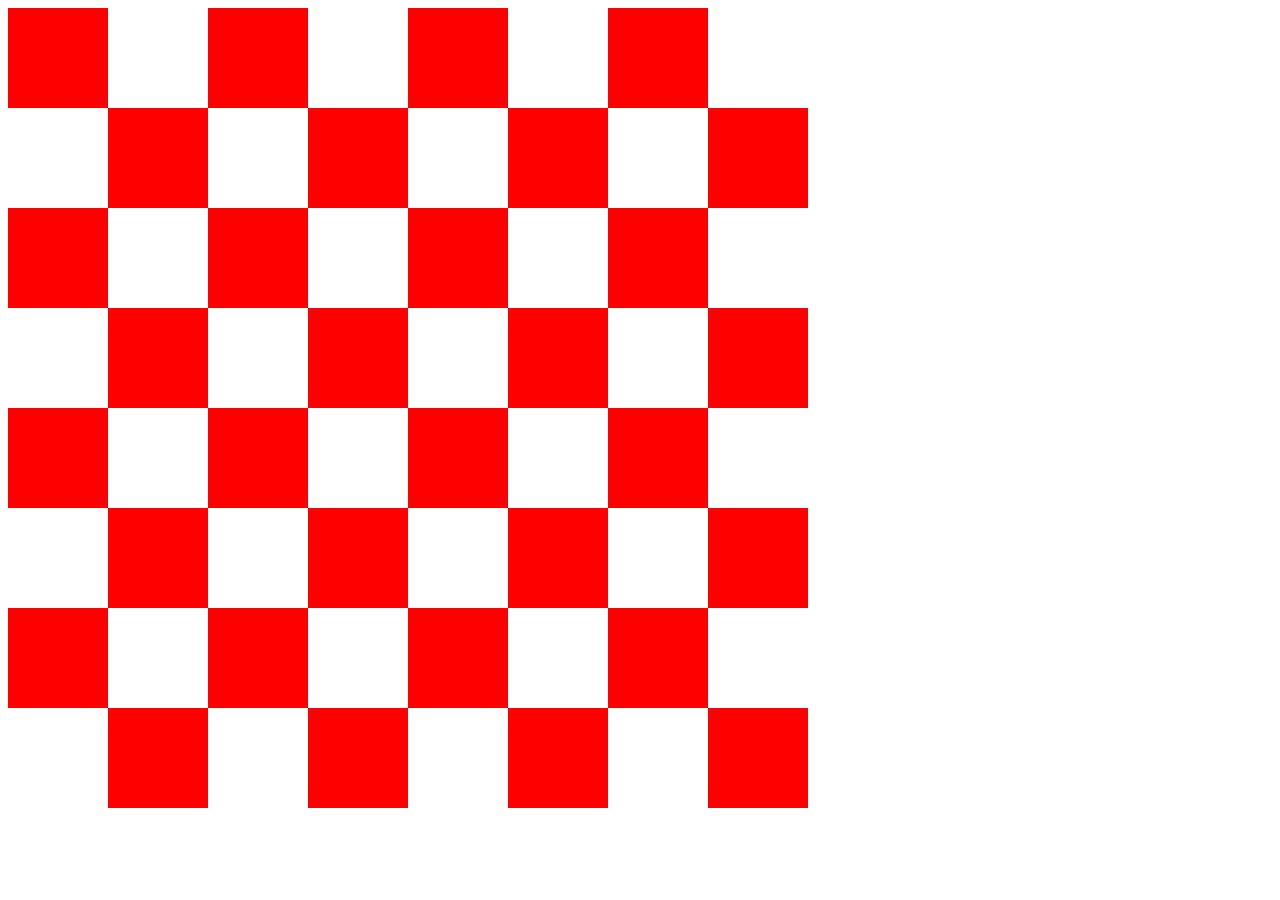
<file: exercises/ex-5-floats/chess.html>
<!DOCTYPE html>
<html>
    <head>
        <meta charset="utf-8">
        <meta http-equiv="X-UA-Compatible" content="IE=edge,chrome=1">
        <title>CSS Floats</title>
        <meta name="description" content="">
        <meta name="viewport" content="width=device-width">
        <style>
        div { 
            background: white ;
            width: 100px;
            height: 100px;
            float: left;

            }
        .myclass {
            background: red;
            }
       .container {
            width: 800px;
            height: 800px;
            }

        </style>
    </head>
    
    <body>
        <div class="container">
			<div class="myclass"></div>
			<div></div>
			<div class="myclass"></div>
			<div></div>
			<div class="myclass"></div>
			<div></div>
			<div class="myclass"></div>
			<div></div>
			<div></div>
			<div class="myclass"></div>
			<div></div>
			<div class="myclass"></div>
			<div></div>
			<div class="myclass"></div>
			<div></div>
			<div class="myclass"></div>
            <div class="myclass"></div>
			<div></div>
			<div class="myclass"></div>
			<div></div>
			<div class="myclass"></div>
				<div></div>
			<div class="myclass"></div>
			<div></div>
			<div></div>
			<div class="myclass"></div>
			<div></div>
			<div class="myclass"></div>
			<div></div>
			<div class="myclass"></div>
			<div></div>
			<div class="myclass"></div>
            <div class="myclass"></div>
            <div></div>
            <div class="myclass"></div>
			<div></div>
			<div class="myclass"></div>
			<div></div>
			<div class="myclass"></div>
			<div></div>
			<div></div>
			<div class="myclass"></div>
			<div></div>
			<div class="myclass"></div>
			<div></div>
			<div class="myclass"></div>
			<div></div>
			<div class="myclass"></div>
            <div class="myclass"></div>
            <div></div>
            <div class="myclass"></div>
			<div></div>
			<div class="myclass"></div>
			<div></div>
			<div class="myclass"></div>
			<div></div>
			<div></div>
			<div class="myclass"></div>
			<div></div>
			<div class="myclass"></div>
			<div></div>
			<div class="myclass"></div>
			<div></div>
			<div class="myclass"></div>
			</div>
			
    </body>
    
</html>
</file>
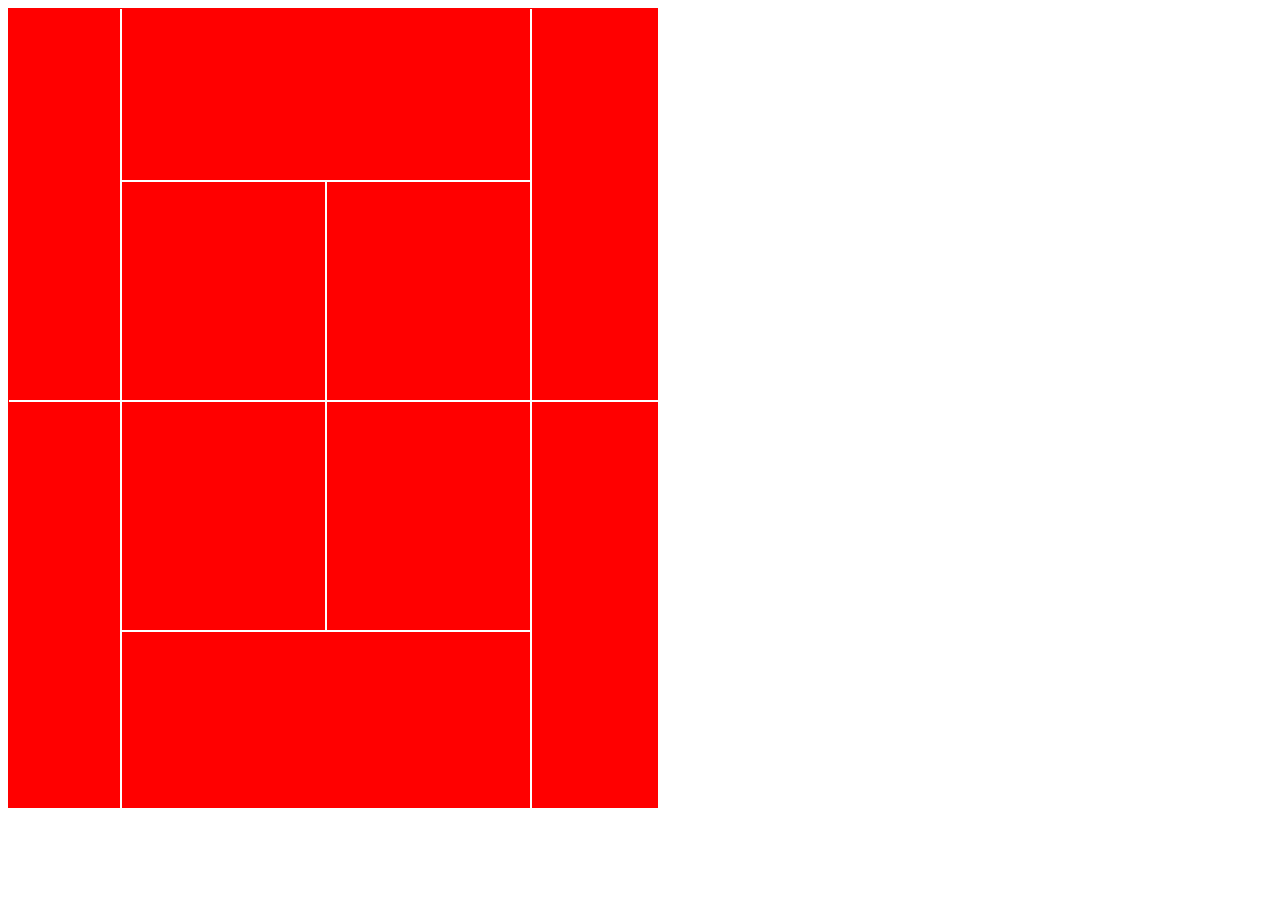
<file: exercises/ex-5-floats/tennis.html>
<!DOCTYPE html>
<html>
    <head>
        <meta charset="utf-8">
        <meta http-equiv="X-UA-Compatible" content="IE=edge,chrome=1">
        <title>CSS Floats</title>
        <meta name="description" content="">
        <meta name="viewport" content="width=device-width">
        <style>
       .container {
            width: 650px;
            height: 800px;
            background: red;
            overflow: hidden;
            }
        .stripe { 
            height:800px; 
            width:2px;
            background:white;
            position:absolute; 
            top:9px; 
            left:120px;
            overflow: hidden;
            }
        .stripe2 { 
            height:800px; 
            width:2px;
            background:white;
            position:absolute; 
            top:9px; 
            left:530px;
            overflow: hidden;
            }
        .stripe3 { 
            height:2px; 
            width:650px;
            background:white;
            position:absolute; 
            top:400px; 
            left:9px;
            overflow: hidden;
            }	
        .stripe4 { 
            height:2px; 
            width:410px;
            background:white;
            position:absolute; 
            top:180px; 
            left:120px;
            overflow: hidden;
            }
        .stripe5 { 
            height:2px; 
            width:410px;
            background:white;
            position:absolute; 
            top:630px; 
            left:120px;
            overflow: hidden;
            }
        .stripe6 { 
            height:450px; 
            width:2px;
            background:white;
            position:absolute; 
            top:180px; 
            left:325px;
            overflow: hidden;
            }
        </style>
    </head>
    
    <body>
        <div class="container">
            <div class="stripe"></div>
            <div class="stripe2"></div>
            <div class="stripe3"></div>
            <div class="stripe4"></div>
            <div class="stripe5"></div>
            <div class="stripe6"></div>
        </div>
			
    </body>
    
</html>
</file>
<file: projects/project-2-artisttour/site/css/main.css>
* {
    font-family: "Times New Roman", Times, sans-serif;
}

a {
    color: blue;
    transition-property: opacity;
    transition-duration: 800ms;
    transition-timing-function: ease-in-out;
    transition-delay: 100ms;
}

a:hover {
    opacity: 0.6;
}

a:active {
    color: blue;
}

a:visited {
    color: blue;
}

a:unvisited {
    color: blue;
}

#right {
    border-width: 1px;
    border-style:solid; 
    border-color:black;
    background: white;
    height: 800px;
    width: 650px;
    position: absolute; 
    left: 830px;
    top: 80px;
}

#left {
    border-width: 1px;
    border-style:solid; 
    border-color:black;
    background: white;
    height: 800px;
    width: 650px;
    position: absolute; 
    left: 179px;
    top: 80px;
}

.title {
    font-size: 25px;
    font-family: "Times New Roman", Times, sans-serif;
    position: absolute;
    top: 220px;
    left: 950px;
}

ul {
    list-style-type: none;
}

#numbers {
    font-size: 20px;
    font-family: "Times New Roman", Times, sans-serif;
    position: absolute;
    top: 350px;
    left: 910px;
}

#titles {
    font-size: 20px;
    font-family: "Times New Roman", Times, sans-serif;
    position: absolute;
    top: 350px;
    left: 1040px;
}

#p1 {
    font-size: 18px;
    line-height: 29px;
    font-family: "Times New Roman", Times, sans-serif;
    position: absolute;
    width: 430px;
    top: 270px;
    left: 950px;
}

#p1a {
    font-size: 18px;
    line-height: 29px;
    font-family: "Times New Roman", Times, sans-serif;
    position: absolute;
    width: 470px;
    top: 300px;
    left: 950px;
}

#p2 {
    font-size: 30px;
    line-height: 40px;
    font-family: "Times New Roman", Times, sans-serif;
    position: absolute;
    width: 320px;
    top: 270px;
    left: 1020px;
}

#p3 {
    font-size: 30px;
    line-height: 40px;
    font-family: "Times New Roman", Times, sans-serif;
    position: absolute;
    width: 330px;
    top: 220px;
    left: 1020px;
}

#p4 {
    font-size: 30px;
    line-height: 40px;
    font-family: "Times New Roman", Times, sans-serif;
    position: absolute;
    width: 330px;
    top: 220px;
    left: 340px;
}
#speaker {
    font-size: 18px;
    line-height: 25px;
    font-family: "Times New Roman", Times, sans-serif;
    position: absolute;
    width: 300px;
    top: 350px;
}

#p5 {
    font-size: 30px;
    line-height: 40px;
    font-family: "Times New Roman", Times, sans-serif;
    position: absolute;
    width: 340px;
    top: 270px;
    left: 1020px;
}


#speaker2 {
    font-size: 18px;
    line-height: 25px;
    font-family: "Times New Roman", Times, sans-serif;
    position: absolute;
    width: 300px;
    top: 180px;
}

#speaker3 {
    font-size: 18px;
    line-height: 25px;
    font-family: "Times New Roman", Times, sans-serif;
    position: absolute;
    width: 300px;
    top: 150px;
}

#speaker4 {
    font-size: 18px;
    line-height: 25px;
    font-family: "Times New Roman", Times, sans-serif;
    position: absolute;
    width: 300px;
    top: 320px;
}

#speaker5b {
    font-size: 18px;
    line-height: 25px;
    font-family: "Times New Roman", Times, sans-serif;
    position: absolute;
    width: 300px;
    top: 350px;
}

#speaker5 {
    font-size: 18px;
    line-height: 25px;
    font-family: "Times New Roman", Times, sans-serif;
    position: absolute;
    width: 300px;
    top: 270px;
}


#rightnumber {
    font-size: 18px;
    line-height: 29px;
    font-family: "Times New Roman", Times, sans-serif;
    position: absolute;
    top: 720px;
    left: 1150px;
}

#leftnumber {
    font-size: 18px;
    line-height: 29px;
    font-family: "Times New Roman", Times, sans-serif;
    position: absolute;
    top: 720px;
    left: 480px;
}

#image {
    height: 450px;
    position: absolute;
    top: 220px;
    left: 330px;
}

#H {
    height: 700px;
    position: absolute;
    top: 100px;
    left: 200px;
}

#cool {
    height: 700px;
    position: absolute;
    top: 120px;
    left: 30px;
    z-index: -1;
}

#image2 {
    height: 330px;
    position: absolute;
    top: 290px;
    left: 930px;
}

#givenchy {
    height: 900px;
    position: absolute;
    top: 10px;
    left: 360px;
}

#slaughter {
    height: 850px;
    position: absolute;
    top: 65px;
    left: 270px;
}

#bjork {
    height: 750px;
    position: absolute;
    top: 100px;
    left: 350px;
}

#cosmo {
    height: 1100px;
    position: absolute;
    top: 0px;
    left: 830px;
}
#title1 {
    font-size: 12px;
    line-height: 18px;
    position: absolute;
    width: 300px;
    top: 680px;
    left: 330px;
}

#title2 {
    font-size: 12px;
    line-height: 18px;
    position: absolute;
    width: 300px;
    top: 630px;
    left: 930px;
}

#title3 {
    font-size: 12px;
    line-height: 18px;
    position: absolute;
    width: 300px;
    top: 820px;
    left: 100px;
}

#title4 {
    font-size: 12px;
    line-height: 18px;
    position: absolute;
    width: 300px;
    top: 820px;
    left: 680px;
}

#title5 {
    font-size: 12px;
    line-height: 18px;
    position: absolute;
    width: 300px;
    top: 860px;
    left: 100px;
}

#next {
    font-size: 18px;
    line-height: 29px;
    font-family: "Times New Roman", Times, sans-serif;
    position: absolute;
    top: 815px;
    left: 1460px;
}

#nextb {
    font-size: 18px;
    line-height: 29px;
    font-family: "Times New Roman", Times, sans-serif;
    position: absolute;
    top: 770px;
    left: 1350px;
}
</file>
<file: projects/project-1-interview/site/css/main.css>
@font-face{
    font-family: DinReg;
    src: url(../fonts/DINPro-Regular.otf);
}

@font-face{
    font-family: DinMed;
    src: url(../fonts/DINPro-Medium.otf);
    font-weight:medium;
}

@font-face{
    font-family: MinionPro;
    src: url(../fonts/MinionPro-Regular.otf);
}

@font-face{
    font-family: MinionProItalic;
    src: url(../fonts/MinionPro-It.otf);
    font-weight: italic;
}

#sketch {
    height: 200px;
    margin-bottom: 30px;
}

body {
    margin: 200px 500px 100px 560px;
    padding: 0px;
    text-align: left;
}

#remember {
    position: absolute;
    width: 550px;
}

h1 {
    font-family: DinReg, Arial, sans-serif;
    font-size: 35px;
    line-height: 50px;
}

#liked {
    position:absolute;
    width: 500px;
    top: 700px;
}

.hara {
    font-family: MinionPro, Times, serif;
    font-size: 21px;
    line-height: 27px;
    width: 700px;
}

.db {
    font-family: DinMed, Arial, sans-serif;
    font-size: 18px;
    line-height: 28px;
}

.speaker {
    font-family: DinReg, Arial, sans-serif;
    font-size: 15px;
}

#how {
    position:absolute;
    width: 500px;
    top: 870px;
}

#kenya1 {
    position: absolute;
    left: 450px;
    top: 700px;
}

#designb {
    position: absolute;
    left: 410px;
    top: 874px;
}

#kenya2 {
    position: absolute;
    left: -100px;
    top: 803x;
}

#designb2 {
    position: absolute;
    left: 410px;
    top: 1385px;
}

#firstlist {
    position: absolute;
    width: 550px;
}

#kenya3 {
    position: absolute;
    left: 450px;
    top: 1465px;
}

#kenya3 {
    position: absolute;
    left: 450px;
    top: 1465px;
}

#circumstance {
    position: absolute;
    left: 555px;
    top: 1780px;
    width: 550px;
}

#designb3 {
    position: absolute;
    left: 410px;
    top: 2555px;
}

#embrace {
    position: absolute;
    top: 2640px;
    width: 550px;
}

#kenya4 {
    position: absolute;
    left: 450px;
    top: 2640px;
}

#designb4 {
    position: absolute;
    left: 410px;
    top: 5600px;
}

#designb5 {
    position: absolute;
    left: 410px;
    top: 8005px;
}

#kenya5 {
    position: absolute;
    left: 450px;
    top: 8109px;
}

#designb6 {
    position: absolute;
    left: 410px;
    top: 8275px;
}

#kenya6 {
    position: absolute;
    left: 450px;
    top: 11480px;
}

#designb7 {
    position: absolute;
    left: 410px;
    top: 8475px;
}

#kenya7 {
    position: absolute;
    left: 450px;
    top: 8360px;
}

#kenya8 {
    position: absolute;
    left: 450px;
    top: 8552px;
}

#might {
    font-size: 35px;
    position: absolute;
    right: 0px;
}

#cir {
    height: 200px;
    float: left;
    position: absolute;
    left: 560px;
    top: 1060px;
}

#awakenings {
    position: absolute;
    left: 1000px;
    top: 1215px;
    width: 200px;
}

#strong {
    position: absolute;
    top: 1380px;
    width: 550px;
}

#discover {
    position: absolute;
    top: 1465px;
    width: 550px;
}

ul {
    position: absolute;
    left: 520px;
    list-style-type: none;
    top: 1500px;
    width: 550px;
}

#muji {
    height: 200px;
    position: absolute;
    top: 4750px;
}

#person {
    height: 200px;
    position: absolute;
    width: 550px;
    top: 5600px;
    left: 550px;
}

#author {
    position: absolute;
    left: 555px;
    font-size: 35px;
    line-height: 25px;
    width: 600px;
    top: 2100px;
}

#author2 {
    position: absolute;
    left: 555px;
    font-size: 35px;
    line-height: 45px;
    width: 600px;
    top: 5720px;
}

#crit {
    position: absolute;
    width: 550px;
    top: 2550px;
}

#muji {
    position: absolute;
     left: 550px;
    font-size: 35px;
    line-height: 25px;   
}

#die {
    position: absolute;
    left: 250px;
    font-size: 75px;
    line-height: 25px;
    top: 3400px;
    width: 1200px;
}

#if {
    position: absolute;
    left: 500px;
    width: 700px;
    top: 4100px;
}

#simple {
    font-size: 200px;
    position: absolute;
    top: 6300px;
    left: 1140px;
    width: 550px;
}

#question {
    position: absolute;
    top: 6500px;
    width: 600px;
    left: 200px;
}

#haptic {
    height: 200px;
    position: absolute;
    top: 7200px;
}

#fascinate {
    height: 200px;
    position: absolute;
    width: 500px;
    top: 8000px;
}

#math {
    height: 200px;
    position: absolute;
    width: 500px;
    top: 8110px;
}

#wish {
    height: 200px;
    position: absolute;
    width: 500px;
    top: 8270px;
}

#license {
    height: 200px;
    position: absolute;
    width: 500px;
    top: 8360px;
}

#motto {
    height: 200px;
    position: absolute;
    width: 500px;
    top: 8470px;
}

#hand {
    height: 200px;
    position: absolute;
    width: 500px;
    top: 8550px;
}

a:visited, a:active, a:unvisited {
    color: black;
}

a:hover {
    color: #C9C9C9;
}

a {
    color: black;
}
</file>
